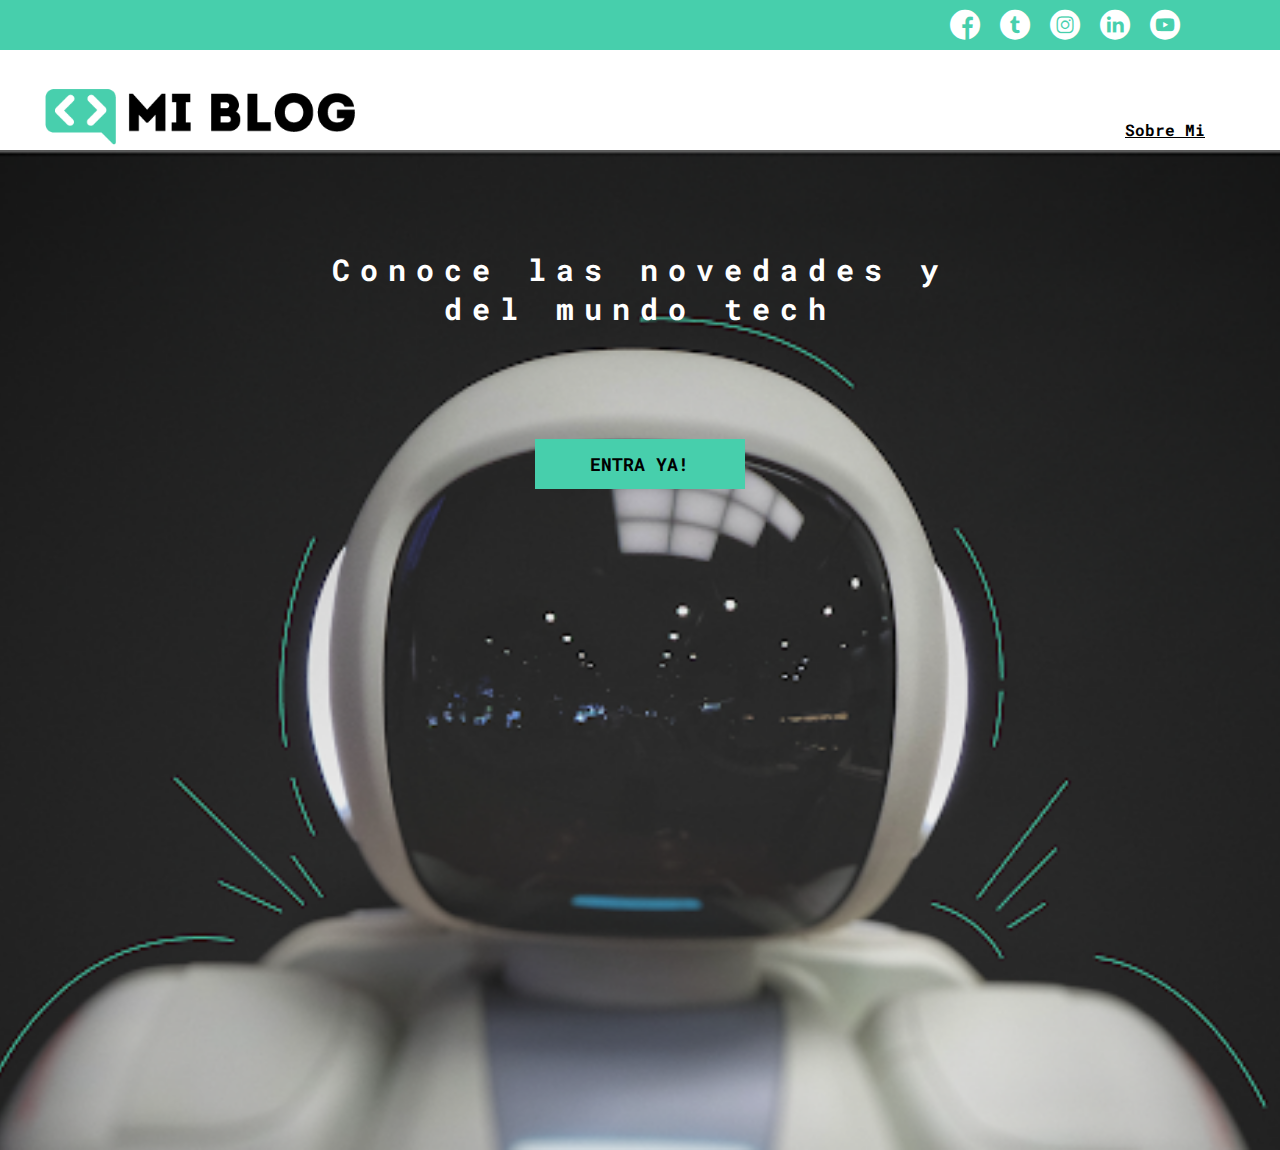
<file: proyecto1/index.html>
<!DOCTYPE html>
<html lang="es">
<head>
    <meta charset="UTF-8">
    <meta http-equiv="X-UA-Compatible" content="IE=edge">
    <meta name="viewport" content="width=device-width, initial-scale=1.0">
    <link rel="stylesheet" href="css/main.css">
    <link rel="stylesheet" href="css/font/flaticon.css">
    <title>Mi Blog</title>
</head>
<body>
    <header>
        <section class="header-icons-container">
            <div class="icons">
                <a href="https://www.facebook.com/profile.php?id=100006372737853"></a> <span class="flaticon-001-facebook"> </span></a>
                <a href="https://twitter.com/vuconichian"></a> <span class="flaticon-002-twitter"> </span> </a>
                <a href="https://instagram.com/vuconichian_/"></a> <span class="flaticon-011-instagram"> </span></a>
                <a href="https://www.linkedin.com/in/ian-vuconich-253535217/"></a> <span class="flaticon-010-linkedin"></span></a>
                <a href="https://www.youtube.com/channel/UCxnwk6nw4NCiTU5Xu1p_KBQ"></a> <span class="flaticon-008-youtube"></span></a>
            </div>
        </section>
        <nav>
            <section class="nav-logo-container">
                <a href="/"> <img src="assets/img/Logo-negro.png" alt=""> </a>
            </section>
            <section class="profile-link">
            <div class="profile">
                <a href="perfil.html">Sobre Mi</a>
            </div>
            </section>
        </nav>
    </header>
    <main class="home-main">
        <section>
            <h1 class="home-main-text">Conoce las novedades y <br> del mundo tech</h1>
            <a class="home-main-button" href="blogs.html">Entra ya!</a>
        </section>
    </main>

</body>
</html>
</file>
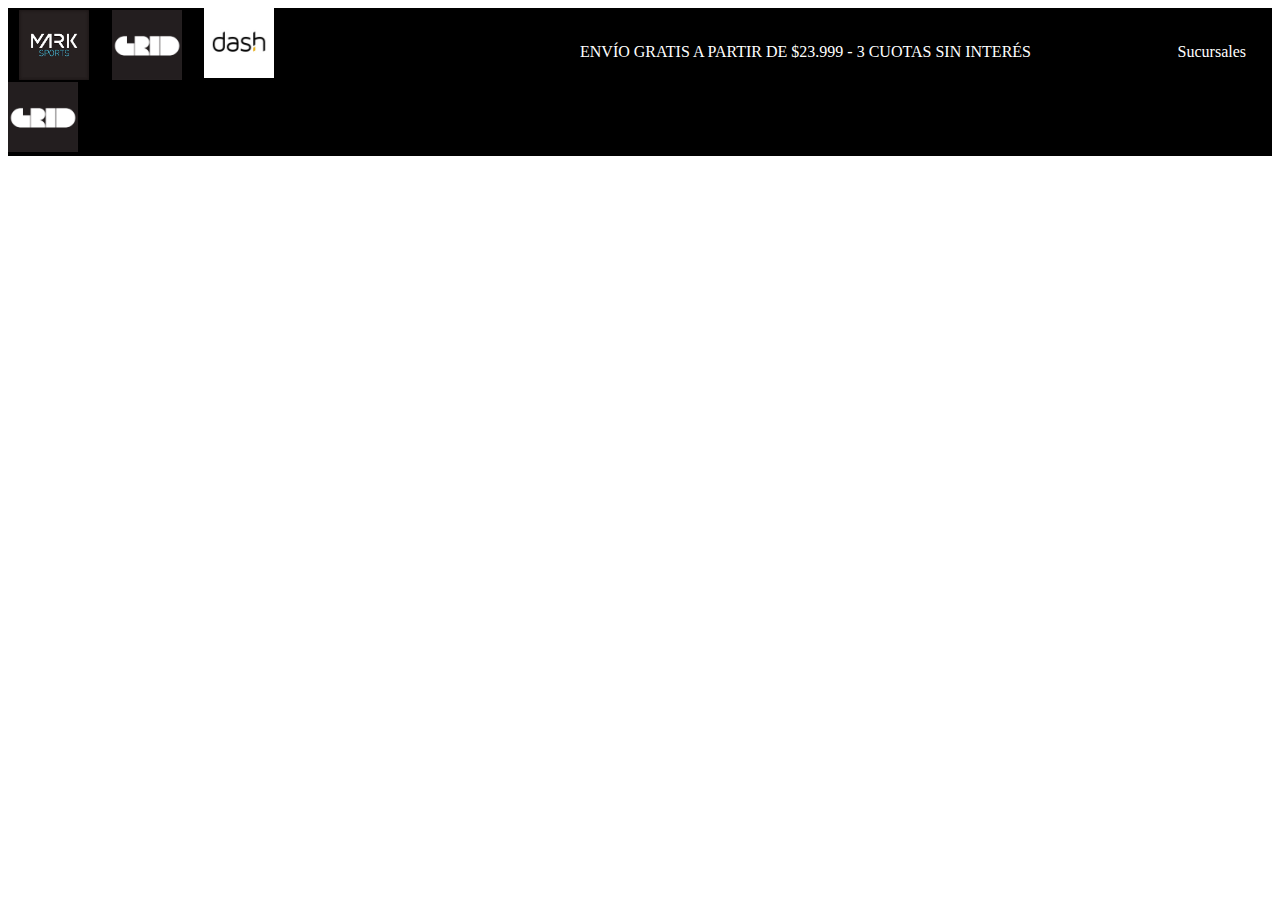
<file: Proyecto3/index.html>
<!DOCTYPE html>
<html lang="es">
<head>
    <meta charset="UTF-8">
    <meta http-equiv="X-UA-Compatible" content="IE=edge">
    <meta name="viewport" content="width=device-width, initial-scale=1.0">
    <title>Document</title>
    <link rel="stylesheet" href="/Proyecto3/css/main.css">
</head>
<body>
    <header>
        <section class="header-icons-container">
            <div class="icons">
                <a class="marksports" href=""><img class="marksports" 
                    src="/Proyecto3/assets/marksports.png" alt="marksports"> </a> 
                <a class="gridd" href=""><img class="gridd" 
                        src="/Proyecto3/assets/grid.png" alt="gridd"> </a>
                <a class="dash" href=""><img class="dash" 
                            src="/Proyecto3/assets/dash.jpg" alt="dash"> </a>
                <img> </img>
                <p>ENVÍO GRATIS A PARTIR DE $23.999 - 3 CUOTAS SIN INTERÉS</p>
                <a class="Sucursls" href="">Sucursales</a>
            </div>
            <div class="search-container">
                <a class="gridd" href=""><img class="gridd" 
                    src="/Proyecto3/assets/grid.png" alt="gridd"> </a>
                    
            </div>
        </section>
    </header>
</body>
</html>
</file>
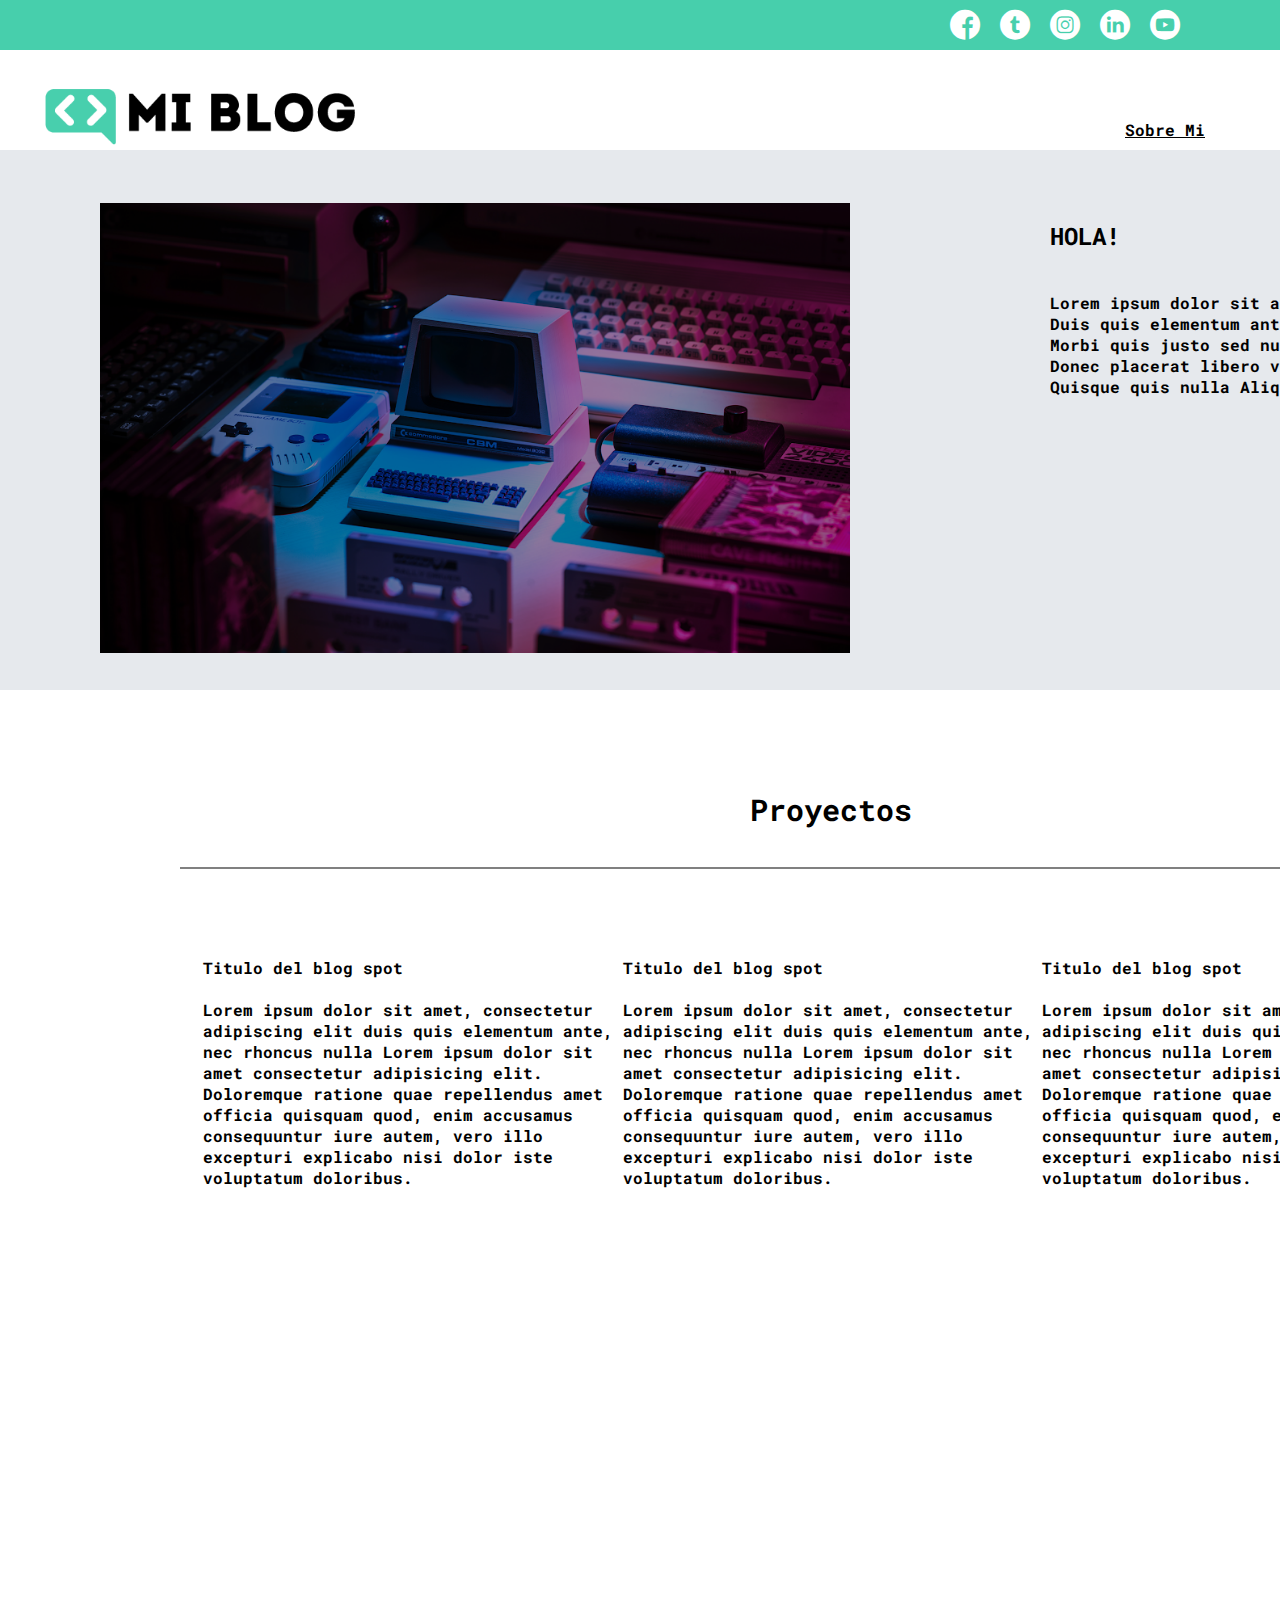
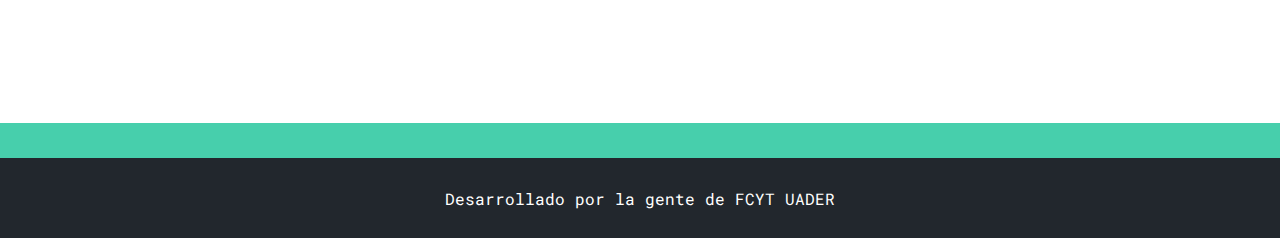
<file: proyecto1/blog.html>
<!DOCTYPE html>
<html lang="es">
<head>
    <meta charset="UTF-8">
    <meta http-equiv="X-UA-Compatible" content="IE=edge">
    <meta name="viewport" content="width=device-width, initial-scale=1.0">
    <link rel="stylesheet" href="css/main.css">
    <link rel="stylesheet" href="css/font/flaticon.css">
    <title>blog</title>
</head>
<body>
    <header>
        <section class= "header-icons-container">
            <div class="icons">
                <a href="https://www.facebook.com/profile.php?id=100006372737853"></a> <span class="flaticon-001-facebook"> </span></a>
                <a href="https://twitter.com/vuconichian"></a> <span class="flaticon-002-twitter"> </span> </a>
                <a href="https://instagram.com/vuconichian_/"></a> <span class="flaticon-011-instagram"> </span></a>
                <a href="https://www.linkedin.com/in/ian-vuconich-253535217/"></a> <span class="flaticon-010-linkedin"></span></a>
                <a href="https://www.youtube.com/channel/UCxnwk6nw4NCiTU5Xu1p_KBQ"></a> <span class="flaticon-008-youtube"></span></a>
            </div>
        </section>
        <nav>
            <section class="nav-logo-container">
                <a href="/"> <img src="assets/img/Logo-negro.png"></a>
            </section>
            <section class="profile-link">
            <div class="profile">
                <a href="perfil.html">Sobre Mi</a>
            </div>
            </section>
        </nav>
    </header>
    <main class="blog-main">
        <section class="big-box-container-blog">
            <h2 class="Titulo-del-big-box">HOLA!</h2>
            <p class="Texto-del-big-box">Lorem ipsum dolor sit amet, consectetur adipiscing elit.
                <br> Duis quis elementum ante, nec rhoncus nulla.
                <br> Morbi quis justo sed nunc ullamcorper sodales a tempor <br> Donec placerat libero vel 
                dui accumsan elementum. 
                <br> Quisque quis nulla Aliquam a turpis a urna fermentum.
            <div class="photo-big-box-blog">
                <img src="assets/img/main-news-img.png">
            </div> 
        </section>
        <h3 class="titulo-blog-post-container">Proyectos</h3>
        <hr width="1300px"  color="grey">
        <section class="blog-post-container">
            <div class="grid-container-blog">
                <article class="post-container">
                    <p>Titulo del blog spot <br> <br> Lorem ipsum dolor sit amet, consectetur adipiscing elit
                        duis quis elementum ante, nec rhoncus nulla Lorem ipsum dolor sit <br> amet consectetur 
                        adipisicing elit. Doloremque ratione quae repellendus amet officia quisquam quod, enim accusamus
                        consequuntur iure autem, vero illo <br> excepturi explicabo nisi dolor iste voluptatum doloribus.</p>
                </article>
                <article class="post-container">
                    <p>Titulo del blog spot <br> <br> Lorem ipsum dolor sit amet, consectetur adipiscing elit
                        duis quis elementum ante, nec rhoncus nulla Lorem ipsum dolor sit <br> amet consectetur 
                        adipisicing elit. Doloremque ratione quae repellendus amet officia quisquam quod, enim accusamus
                        consequuntur iure autem, vero illo <br> excepturi explicabo nisi dolor iste voluptatum doloribus.</p>
                </article>
                <article class="post-container">
                    <p>Titulo del blog spot <br> <br> Lorem ipsum dolor sit amet, consectetur adipiscing elit
                        duis quis elementum ante, nec rhoncus nulla Lorem ipsum dolor sit <br> amet consectetur 
                        adipisicing elit. Doloremque ratione quae repellendus amet officia quisquam quod, enim accusamus
                        consequuntur iure autem, vero illo <br> excepturi explicabo nisi dolor iste voluptatum doloribus.</p>
                </article>
            </div>
        </section>
    </main>
    <footer>
        <p>Desarrollado por la gente de FCYT UADER </p>
    </footer>
</file>
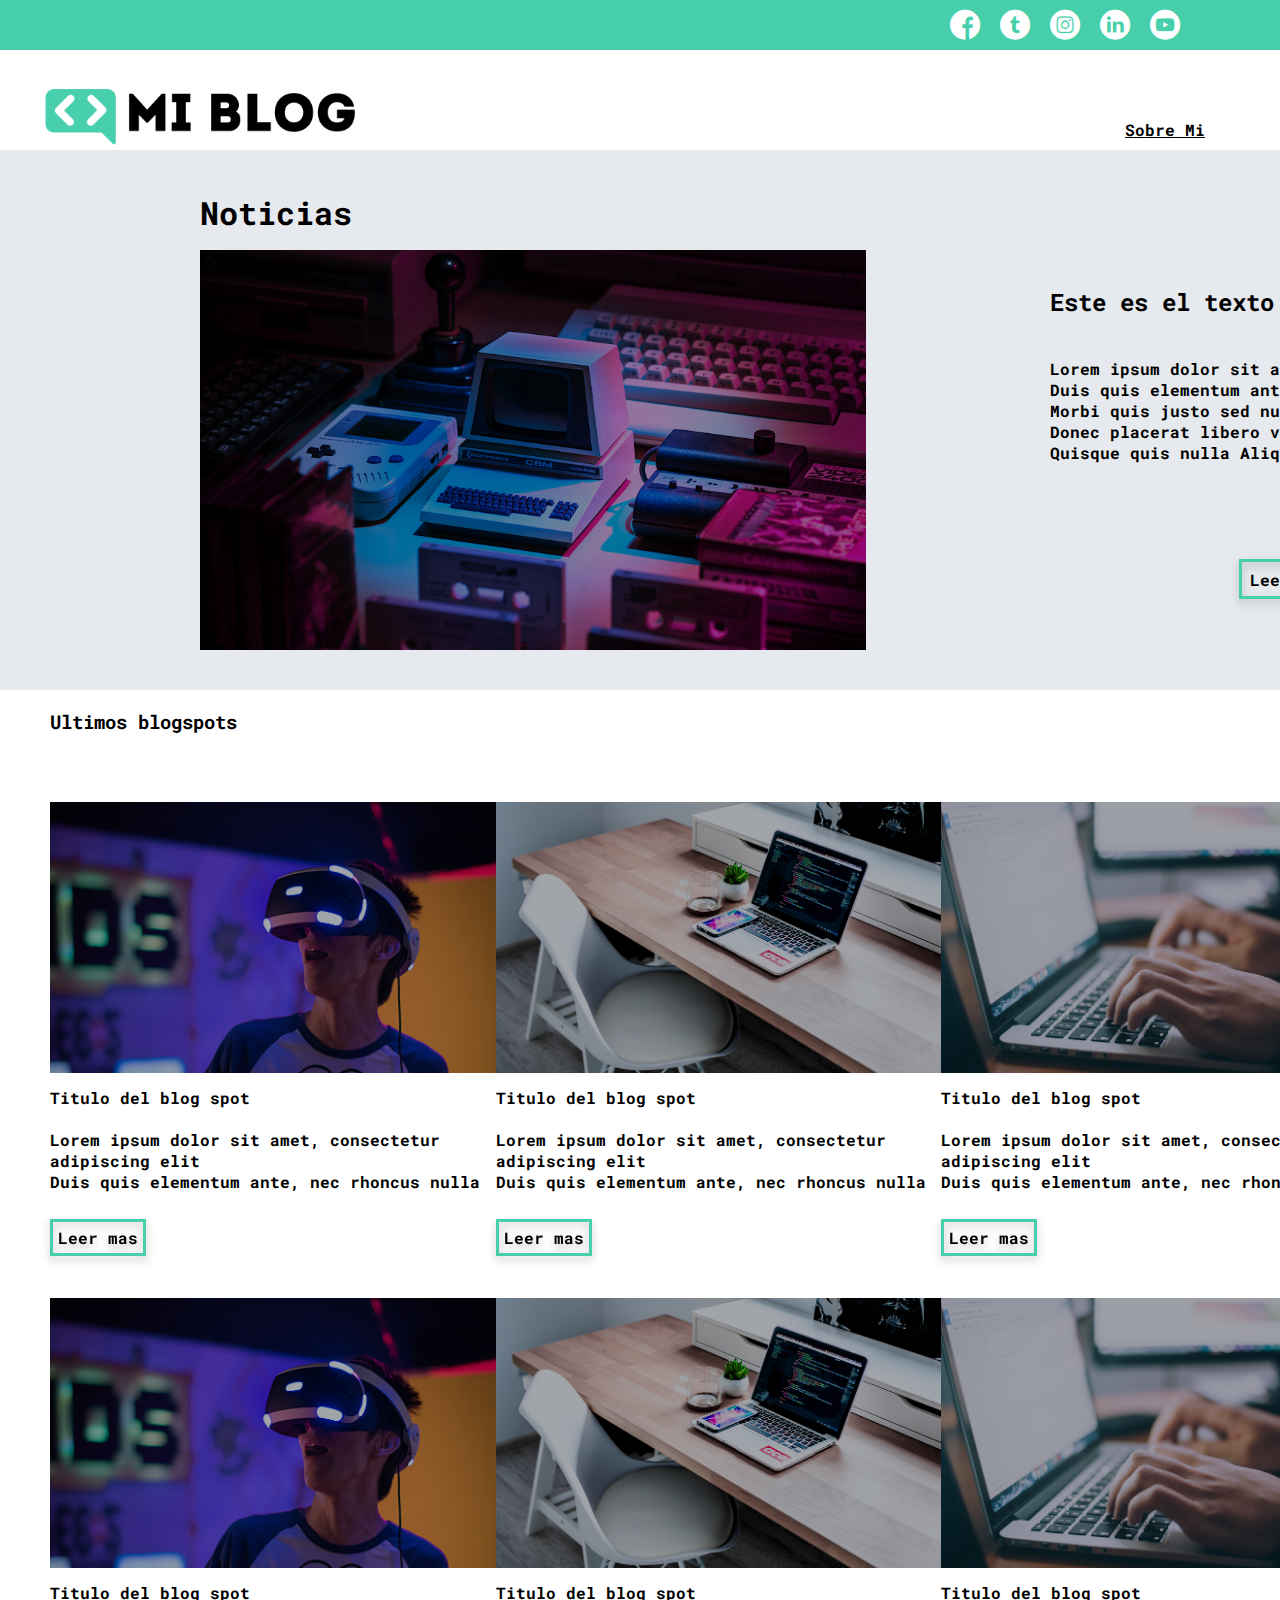
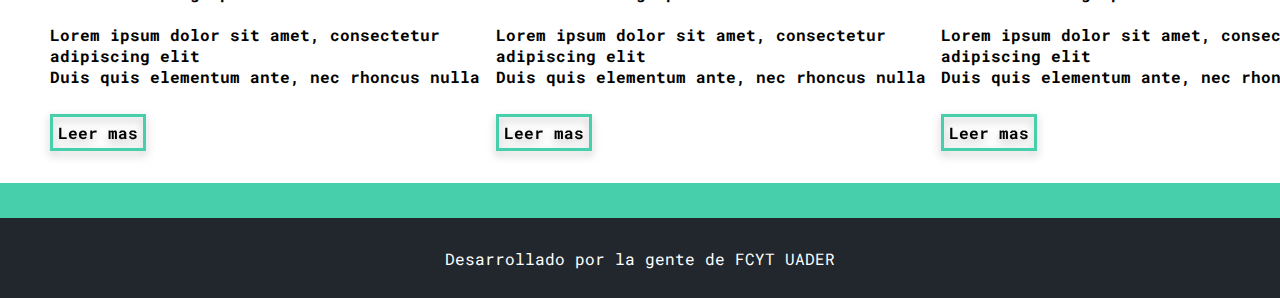
<file: proyecto1/blogs.html>
<!DOCTYPE html>
<html lang="es">
<head>
    <meta charset="UTF-8">
    <meta http-equiv="X-UA-Compatible" content="IE=edge">
    <meta name="viewport" content="width=device-width, initial-scale=1.0">
    <link rel="stylesheet" href="css/main.css">
    <link rel="stylesheet" href="css/font/flaticon.css">
    <title>blogs</title>
</head>
<body>
    <header>
        <section class= "header-icons-container">
            <div class="icons">
                <a href="https://www.facebook.com/profile.php?id=100006372737853"></a> <span class="flaticon-001-facebook"> </span></a>
                <a href="https://twitter.com/vuconichian"></a> <span class="flaticon-002-twitter"> </span> </a>
                <a href="https://instagram.com/vuconichian_/"></a> <span class="flaticon-011-instagram"> </span></a>
                <a href="https://www.linkedin.com/in/ian-vuconich-253535217/"></a> <span class="flaticon-010-linkedin"></span></a>
                <a href="https://www.youtube.com/channel/UCxnwk6nw4NCiTU5Xu1p_KBQ"></a> <span class="flaticon-008-youtube"></span></a>
            </div>
        </section>
        <nav>
            <section class="nav-logo-container">
                <a href="/"> <img src="assets/img/Logo-negro.png"></a>
            </section>
            <section class="profile-link">
            <div class="profile">
                <a href="perfil.html">Sobre Mi</a>
            </div>
            </section>
        </nav>
    </header>
    <main class="blogs-main">
        <section class="big-box-container">
            <h1 class="Titulo-principal-del-big-box">Noticias</h1>
            <h2 class="Titulo-del-big-box">Este es el texto de la bigbox</h2>
            <p class="Texto-del-big-box">Lorem ipsum dolor sit amet, consectetur adipiscing elit.<br> Duis quis elementum ante, nec rhoncus nulla.
            <br> Morbi quis justo sed nunc ullamcorper sodales a tempor <br>Donec placerat libero vel dui accumsan elementum. <br> Quisque quis nulla Aliquam a turpis a urna fermentum.
            </p>
            <div class="minibox-in-box-container"></div> 
            <a class="big-box-button" href="blog.html">Leer mas</a>
            <div class="photo-big-box">
                <img src="assets/img/main-news-img.png">
            </div> 
        </section>
        <section class="blogs-post-container">
            <h3>Ultimos blogspots</h3>
            <div class="grid-container">
                <article class="post-container">
                    <img src="assets/img/post-1.png" alt="post1">
                    <p>Titulo del blog spot <br> <br> Lorem ipsum dolor sit amet, consectetur adipiscing elit<br>Duis quis elementum ante, nec rhoncus nulla</p>
                    <a class="mini-blogs-button" href="blog.html">Leer mas</a>
                </article>
                <article class="post-container">
                    <img src="assets/img/post-2.png" alt="post2">
                    <p>Titulo del blog spot <br> <br> Lorem ipsum dolor sit amet, consectetur adipiscing elit<br>Duis quis elementum ante, nec rhoncus nulla</p>
                    <a class="mini-blogs-button" href="blog.html">Leer mas</a>
                </article>
                <article class="post-container">
                    <img src="assets/img/post-3.png" alt="post3">
                    <p>Titulo del blog spot <br> <br> Lorem ipsum dolor sit amet, consectetur adipiscing elit<br>Duis quis elementum ante, nec rhoncus nulla</p>
                    <a class="mini-blogs-button" href="blog.html">Leer mas</a>
                </article>
                <article class="post-container">
                    <img src="assets/img/post-1.png" alt="post1">
                    <p>Titulo del blog spot <br> <br> Lorem ipsum dolor sit amet, consectetur adipiscing elit<br>Duis quis elementum ante, nec rhoncus nulla</p>
                    <a class="mini-blogs-button" href="blog.html">Leer mas</a>
                </article>
                <article class="post-container">
                    <img src="assets/img/post-2.png" alt="post2">
                    <p>Titulo del blog spot <br> <br> Lorem ipsum dolor sit amet, consectetur adipiscing elit<br>Duis quis elementum ante, nec rhoncus nulla</p>
                    <a class="mini-blogs-button" href="blog.html">Leer mas</a>
                </article>
                <article class="post-container">
                    <img src="assets/img/post-3.png" alt="post3">
                    <p>Titulo del blog spot <br> <br> Lorem ipsum dolor sit amet, consectetur adipiscing elit<br>Duis quis elementum ante, nec rhoncus nulla</p>
                    <a class="mini-blogs-button" href="blog.html">Leer mas</a>
                </article>
            </div>
        </section>
    </main>
    <footer>
        <p>Desarrollado por la gente de FCYT UADER </p>
    </footer>



</body>
</html>
</file>
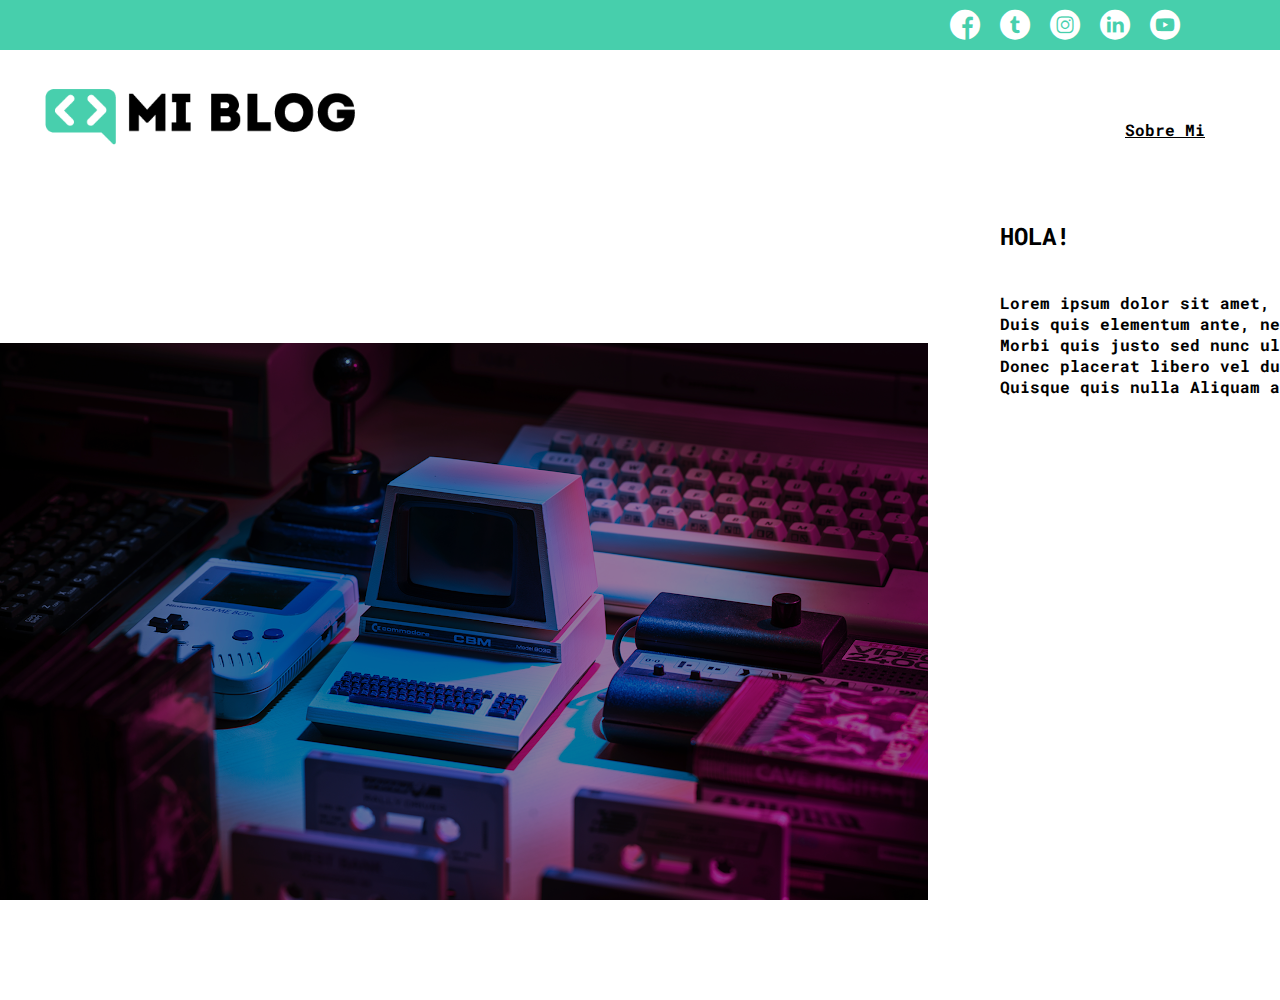
<file: proyecto1/perfil.html>
<!DOCTYPE html>
<html lang="es">
<head>
    <meta charset="UTF-8">
    <meta http-equiv="X-UA-Compatible" content="IE=edge">
    <meta name="viewport" content="width=device-width, initial-scale=1.0">
    <link rel="stylesheet" href="css/main.css">
    <link rel="stylesheet" href="css/font/flaticon.css">
    <title>blogs</title>
</head>
<body>
    <header>
        <section class= "header-icons-container">
            <div class="icons">
                <a href="https://www.facebook.com/profile.php?id=100006372737853"></a> <span class="flaticon-001-facebook"> </span></a>
                <a href="https://twitter.com/vuconichian"></a> <span class="flaticon-002-twitter"> </span> </a>
                <a href="https://instagram.com/vuconichian_/"></a> <span class="flaticon-011-instagram"> </span></a>
                <a href="https://www.linkedin.com/in/ian-vuconich-253535217/"></a> <span class="flaticon-010-linkedin"></span></a>
                <a href="https://www.youtube.com/channel/UCxnwk6nw4NCiTU5Xu1p_KBQ"></a> <span class="flaticon-008-youtube"></span></a>
            </div>
        </section>
        <nav>
            <section class="nav-logo-container">
                <a href="/"> <img src="assets/img/Logo-negro.png"></a>
            </section>
            <section class="profile-link">
            <div class="profile">
                <a href="perfil.html">Sobre Mi</a>
            </div>
            </section>
        </nav>
    </header>
    <main class="blog-main">
        <section class="big-box-container-perfil">
            <h2 class="Titulo-del-big-box">HOLA!</h2>
            <p class="Texto-del-big-box">Lorem ipsum dolor sit amet, consectetur adipiscing elit.<br> Duis quis elementum ante, nec rhoncus nulla.
            <br> Morbi quis justo sed nunc ullamcorper sodales a tempor <br>Donec placerat libero vel dui accumsan elementum. <br> Quisque quis nulla Aliquam a turpis a urna fermentum.
            <div class="photo-big-box-perfil">
                <img src="assets/img/main-news-img.png">
            </div> 
        </section>
</file>
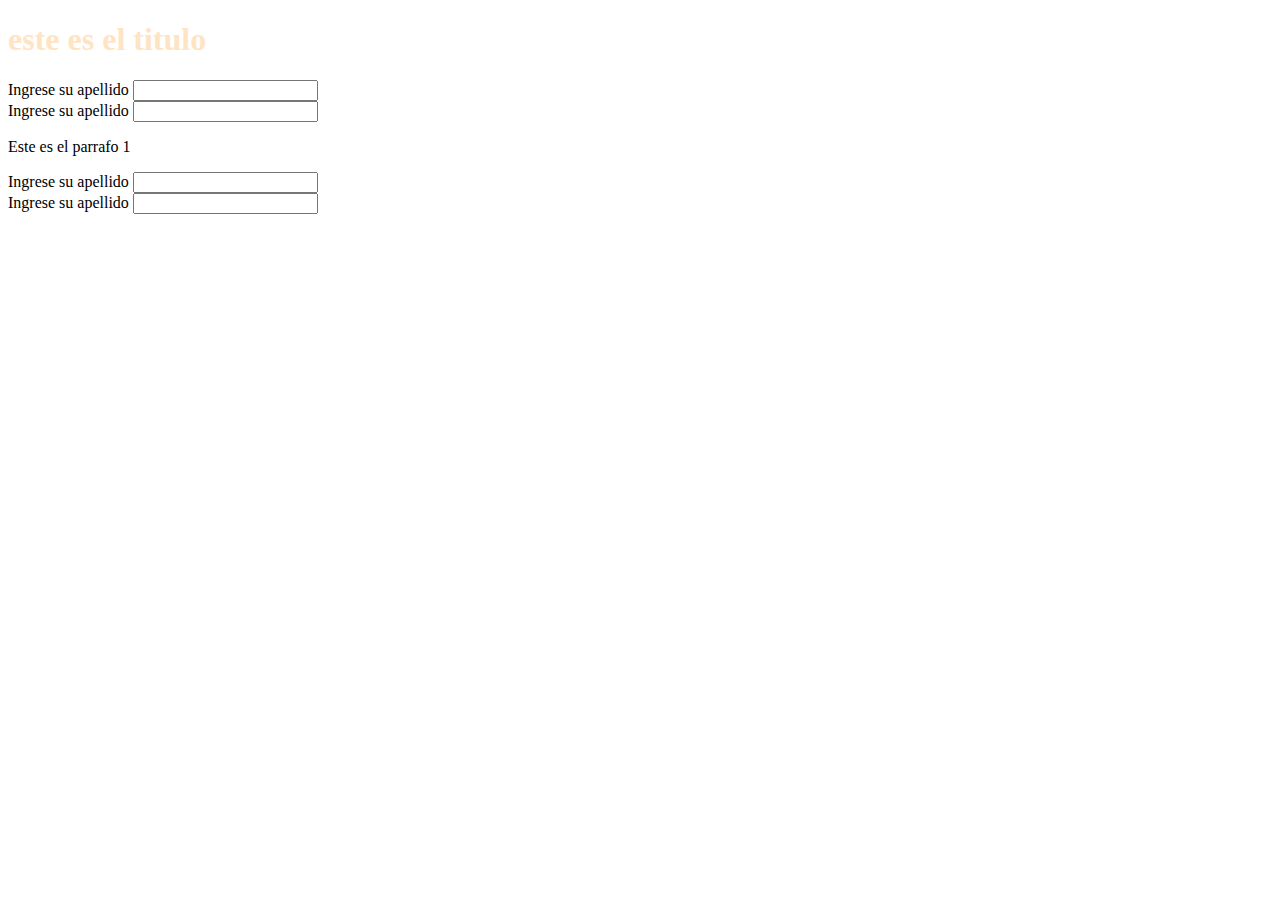
<file: proyecto1/intro/index1.html>
<!DOCTYPE html>
<html lang="es">
<head>
    <meta charset="UTF-8">
    <meta http-equiv="X-UA-Compatible" content="IE=edge">
    <meta name="viewport" content="width=device-width, initial-scale=1.0">
    <title>Clase 1</title>
    <link rel="stylesheet" href="estilos.css">
</head>
<body>
    <h1>este es el titulo</h1>
    <form action="">
        <span>Ingrese su apellido</span>
        <label for="nombre">
            <input type="text" id= "nombre">
        </label>
    </form>
    <form action="">
        <span>Ingrese su apellido</span>
        <label for="nombre">
            <input type="text" id= "nombre">
        </label>
    </form>
    <p class="parrafo1"> Este es el parrafo 1</p>
    <form action="">
        <span>Ingrese su apellido</span>
        <label for="nombre">
            <input type="text" id= "nombre">
        </label>
    </form>
    <form action="">
        <span>Ingrese su apellido</span>
        <label for="nombre">
            <input type="text" id= "nombre">
        </label>
    </form>
</body>
</html>
</file>
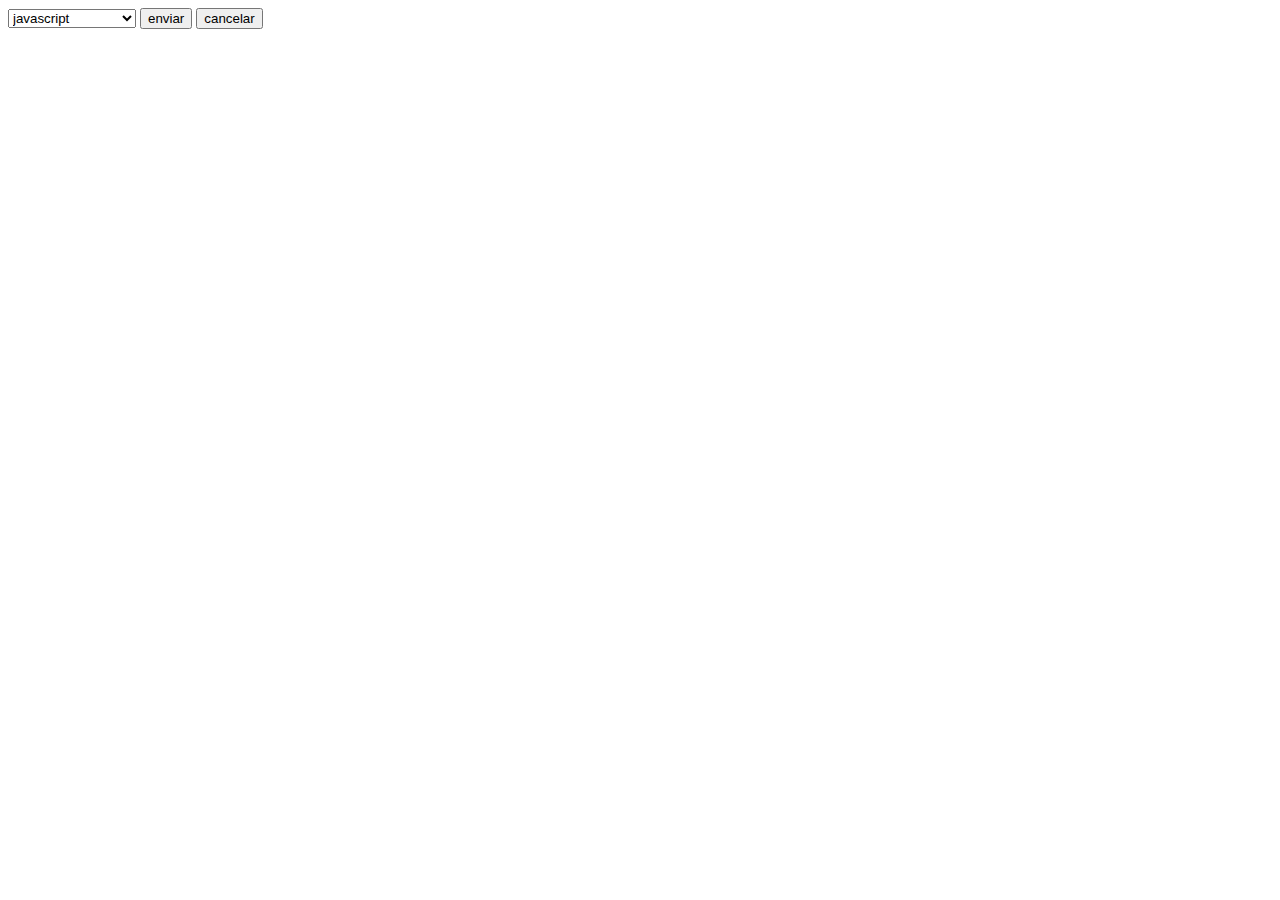
<file: proyecto1/intro/index2.html>
<!DOCTYPE html>
<link rel="stylesheet" type="text/css" href="estilos.css" media="all"/>
<html lang="en">
<head>
    <meta charset="UTF-8">
    <meta http-equiv="X-UA-Compatible" content="IE=edge">
    <meta name="viewport" content="width=device-width, initial-scale=1.0">
    <title>Document</title>
</head>
<body>
    <main>
        <select name="cursos" id="#cursos">
            <option value="js">javascript</option>
            <option value="NODEJS">nodejs</option>
            <option value="HTML5">html5</option>
            <option value="CSS">CSS3</option>
            <option value="WSTANDARS">WEB STANDARS</option>
        </select>
        <button type="submit"> enviar</button>
        <button type="submit"> cancelar</button>
    </main>
</body>
</html>
</file>
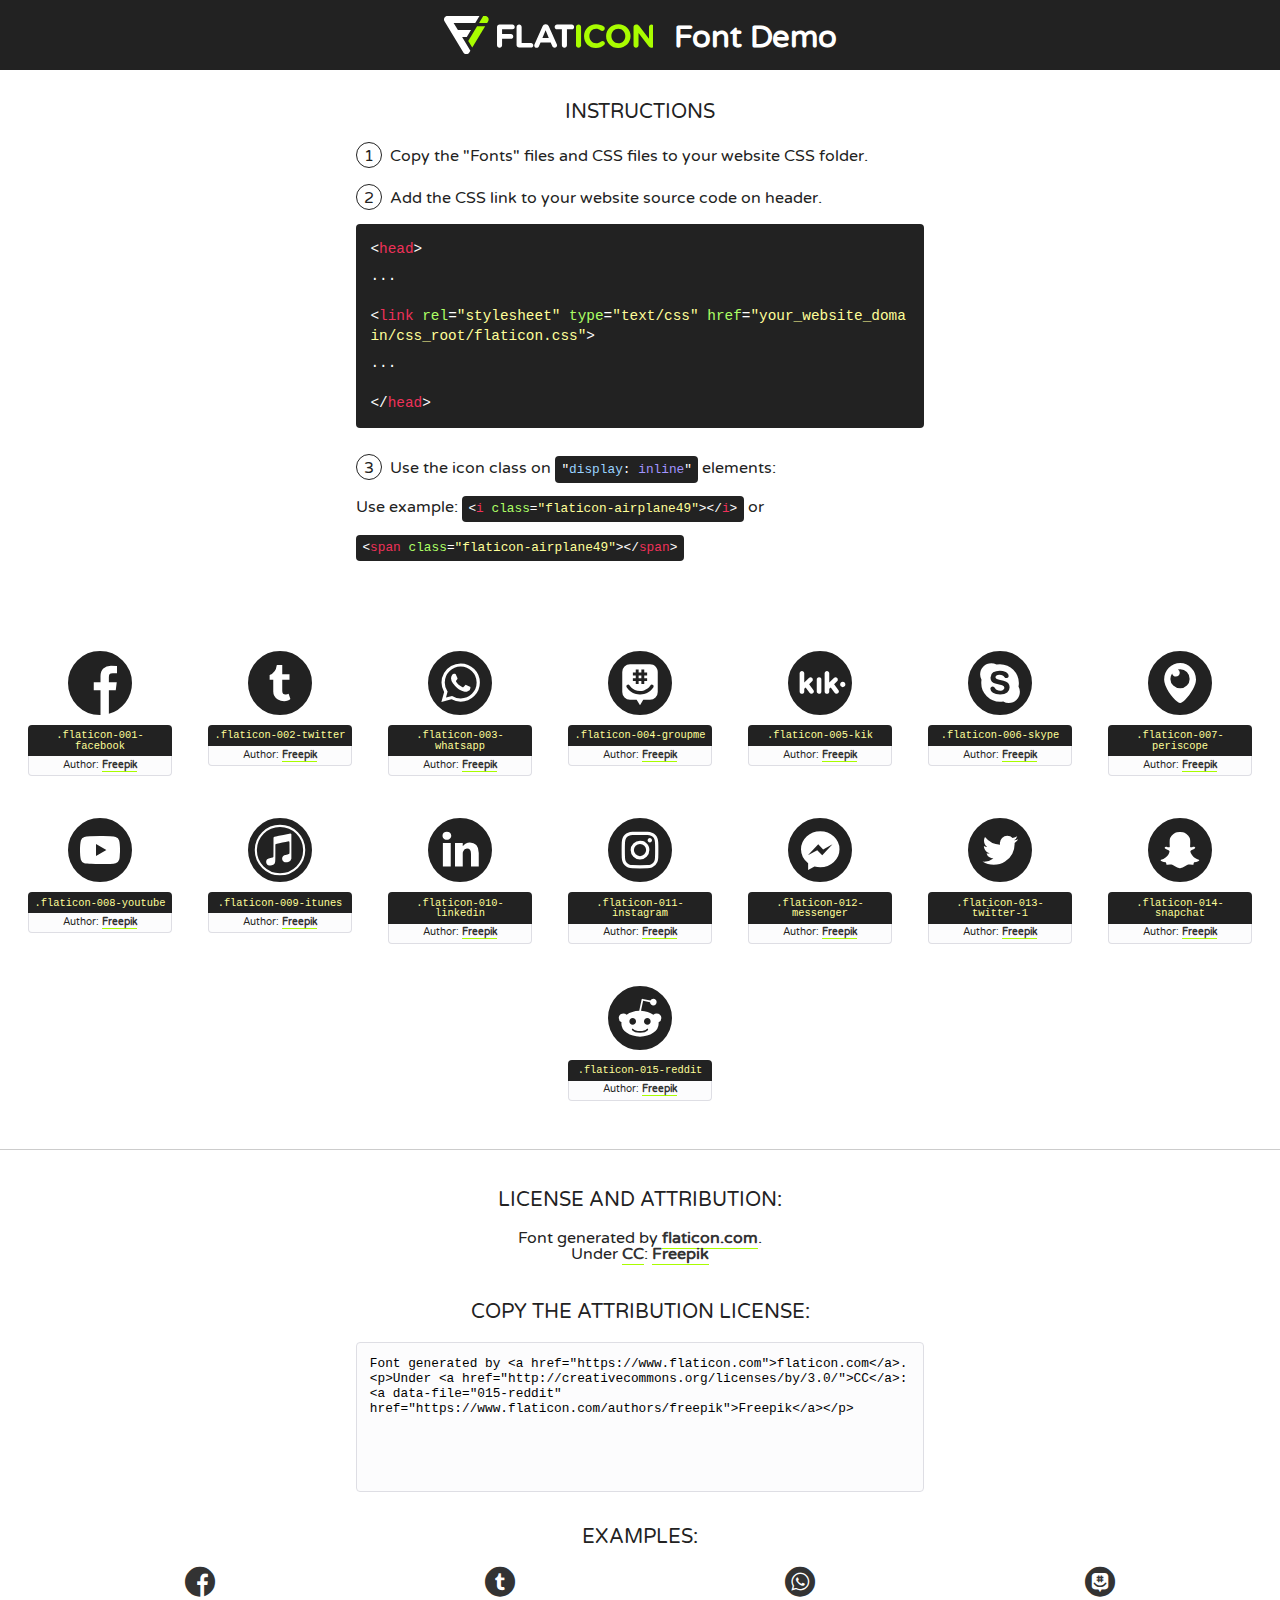
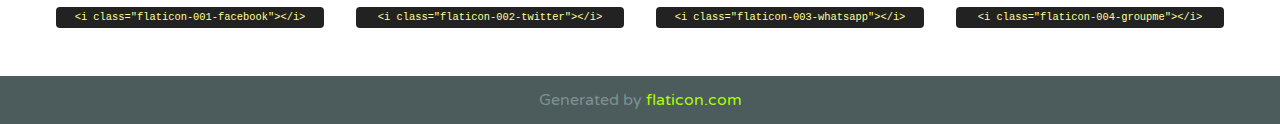
<file: proyecto1/css/font/flaticon.html>
<!DOCTYPE html>
<!--
  Flaticon icon font: Flaticon
  Creation date: 20/12/2018 09:27
-->
<html>
<!DOCTYPE html>
<html>

<head>
    <title>Flaticon WebFont</title>
    <link href="http://fonts.googleapis.com/css?family=Varela+Round" rel="stylesheet" type="text/css" />
    <link rel="stylesheet" type="text/css" href="flaticon.css">
    <meta charset="UTF-8">
    <style>
    html, body, div, span, applet, object, iframe,
    h1, h2, h3, h4, h5, h6, p, blockquote, pre,
    a, abbr, acronym, address, big, cite, code,
    del, dfn, em, img, ins, kbd, q, s, samp,
    small, strike, strong, sub, sup, tt, var,
    b, u, i, center,
    dl, dt, dd, ol, ul, li,
    fieldset, form, label, legend,
    table, caption, tbody, tfoot, thead, tr, th, td,
    article, aside, canvas, details, embed, 
    figure, figcaption, footer, header, hgroup, 
    menu, nav, output, ruby, section, summary,
    time, mark, audio, video {
        margin: 0;
        padding: 0;
        border: 0;
        font-size: 100%;
        font: inherit;
        vertical-align: baseline;
    }
    /* HTML5 display-role reset for older browsers */
    article, aside, details, figcaption, figure, 
    footer, header, hgroup, menu, nav, section {
        display: block;
    }
    body {
        line-height: 1;
    }
    ol, ul {
        list-style: none;
    }
    blockquote, q {
        quotes: none;
    }
    blockquote:before, blockquote:after,
    q:before, q:after {
        content: '';
        content: none;
    }
    table {
        border-collapse: collapse;
        border-spacing: 0;
    }
    body {
        font-family: 'Varela Round', Helvetica, Arial, sans-serif;
        font-size: 16px;
        color: #222;
    }
    a {
        color: #333;
        border-bottom: 1px solid #a9fd00;
        font-weight: bold;
        text-decoration: none;
    }
    * {
        -moz-box-sizing: border-box;
        -webkit-box-sizing: border-box;
        box-sizing: border-box;
        margin: 0;
        padding: 0;
    }
    [class^="flaticon-"]:before, [class*=" flaticon-"]:before, [class^="flaticon-"]:after, [class*=" flaticon-"]:after {
        font-family: Flaticon;
        font-size: 30px;
        font-style: normal;
        margin-left: 20px;
        color: #333;
    }
    .wrapper {
        max-width: 600px;
        margin: auto;
        padding: 0 1em;
    }
    .title {
        font-size: 1.25em;
        text-align: center;
        margin-bottom: 1em;
        text-transform: uppercase;
    }
    header {
        text-align: center;
        background-color: #222;
        color: #fff;
        padding: 1em;
    }
    header .logo {
        width: 210px;
        height: 38px;
        display: inline-block;
        vertical-align: middle;
        margin-right: 1em;
        border: none;
    }
    header strong {
        font-size: 1.95em;
        font-weight: bold;
        vertical-align: middle;
        margin-top: 5px;
        display: inline-block;
    }
    .demo {
        margin: 2em auto;
        line-height: 1.25em;
    }
    .demo ul li {
        margin-bottom: 1em;
    }
    .demo ul li .num {
        color: #222;
        border-radius: 20px;
        display: inline-block;
        width: 26px;
        padding: 3px;
        height: 26px;
        text-align: center;
        margin-right: 0.5em;
        border: 1px solid #222;
    }
    .demo ul li code {
        background-color: #222;
        border-radius: 4px;
        padding: 0.25em 0.5em;
        display: inline-block;
        color: #fff;
        font-family: Consolas,Monaco,Lucida Console,Liberation Mono,DejaVu Sans Mono,Bitstream Vera Sans Mono,Courier New, monospace;
        font-weight: lighter;
        margin-top: 1em;
        font-size: 0.8em;
        word-break: break-all;
    }
    .demo ul li code.big {
        padding: 1em;
        font-size: 0.9em;
    }
    .demo ul li code .red {
        color: #EF3159;
    }
    .demo ul li code .green {
        color: #ACFF65;
    }
    .demo ul li code .yellow {
        color: #FFFF99;
    }
    .demo ul li code .blue {
        color: #99D3FF;
    }
    .demo ul li code .purple {
        color: #A295FF;
    }
    .demo ul li code .dots {
        margin-top: 0.5em;
        display: block;
    }
    #glyphs {
        border-bottom: 1px solid #ccc;
        padding: 2em 0;
        text-align: center;
    }
    .glyph {
        display: inline-block;
        width: 9em;
        margin: 1em;
        text-align: center;
        vertical-align: top;
        background: #FFF;
    }
    .glyph .glyph-icon {
        padding: 10px;
        display: block;
        font-family:"Flaticon";
        font-size: 64px;
        line-height: 1;
    }
    .glyph .glyph-icon:before {
        font-size: 64px;
        color: #222;
        margin-left: 0;
    }
    .class-name {
        font-size: 0.65em;
        background-color: #222;
        color: #fff;
        border-radius: 4px 4px 0 0;
        padding: 0.5em;
        color: #FFFF99;
        font-family: Consolas,Monaco,Lucida Console,Liberation Mono,DejaVu Sans Mono,Bitstream Vera Sans Mono,Courier New, monospace;
    }
    .author-name {
        font-size: 0.6em;
        background-color: #fcfcfd;
        border: 1px solid #DEDEE4;
        border-top: 0;
        border-radius: 0 0 4px 4px;
        padding: 0.5em;
    }
    .class-name:last-child {
        font-size: 10px;
        color:#888;
    }
    .class-name:last-child a {
        font-size: 10px;
        color:#555;
    }
    .class-name:last-child a:hover {
        color:#a9fd00;
    }
    .glyph > input {
        display: block;
        width: 100px;
        margin: 5px auto;
        text-align: center;
        font-size: 12px;
        cursor: text;
    }
    .glyph > input.icon-input {
        font-family:"Flaticon";
        font-size: 16px;
        margin-bottom: 10px;
    }
    .attribution .title {
        margin-top: 2em;
    }
    .attribution textarea {
        background-color: #fcfcfd;
        padding: 1em;
        border: none;
        box-shadow: none;
        border: 1px solid #DEDEE4;
        border-radius: 4px;
        resize: none;
        width: 100%;
        height: 150px;
        font-size: 0.8em;
        font-family: Consolas,Monaco,Lucida Console,Liberation Mono,DejaVu Sans Mono,Bitstream Vera Sans Mono,Courier New, monospace;
        -webkit-appearance: none;
    }
    .iconsuse {
        margin: 2em auto;
        text-align: center;
        max-width: 1200px;
    }
    .iconsuse:after {
        content: '';
        display: table;
        clear: both;
    }
    .iconsuse .image {
        float: left;
        width: 25%;
        padding: 0 1em;
    }
    .iconsuse .image p {
        margin-bottom: 1em;
    }
    .iconsuse .image span {
        display: block;
        font-size: 0.65em;
        background-color: #222;
        color: #fff;
        border-radius: 4px;
        padding: 0.5em;
        color: #FFFF99;
        margin-top: 1em;
        font-family: Consolas,Monaco,Lucida Console,Liberation Mono,DejaVu Sans Mono,Bitstream Vera Sans Mono,Courier New, monospace;
    }
    #footer {
        text-align: center;
        background-color: #4C5B5C;
        color: #7c9192;
        padding: 1em;
    }
    #footer a {
        border: none;
        color: #a9fd00;
        font-weight: normal;
    }
    @media (max-width: 960px) {
        .iconsuse .image {
            width: 50%;
        }
    }
    @media (max-width: 560px) {
        .iconsuse .image {
            width: 100%;
        }
    }
    </style>
</head>

<body class="characters-off">

    <header>
        <a href="https://www.flaticon.com" target="_blank" class="logo">
            <svg version="1.1" xmlns="http://www.w3.org/2000/svg" xmlns:xlink="http://www.w3.org/1999/xlink" xmlns:a="http://ns.adobe.com/AdobeSVGViewerExtensions/3.0/" viewBox="0 0 560.875 102.036" enable-background="new 0 0 560.875 102.036" xml:space="preserve">
                <defs>
                </defs>
                <g>
                    <g class="letters">
                        <path fill="#ffffff" d="M141.596,29.675c0-3.777,2.985-6.767,6.764-6.767h34.438c3.426,0,6.15,2.728,6.15,6.15
                        c0,3.43-2.724,6.149-6.15,6.149h-27.674v13.091h23.719c3.429,0,6.151,2.724,6.151,6.15c0,3.43-2.723,6.149-6.151,6.149h-23.719
                        v17.574c0,3.773-2.986,6.761-6.764,6.761c-3.779,0-6.764-2.989-6.764-6.761V29.675z"></path>
                        <path fill="#ffffff" d="M193.844,29.149c0-3.781,2.985-6.767,6.764-6.767c3.776,0,6.763,2.985,6.763,6.767v42.957h25.039
                        c3.426,0,6.149,2.726,6.149,6.153c0,3.425-2.723,6.15-6.149,6.15h-31.802c-3.779,0-6.764-2.986-6.764-6.768V29.149z"></path>
                        <path fill="#ffffff" d="M241.891,75.71l21.438-48.407c1.492-3.341,4.215-5.357,7.906-5.357h0.792
                        c3.686,0,6.323,2.017,7.815,5.357l21.439,48.407c0.436,0.967,0.701,1.845,0.701,2.723c0,3.602-2.809,6.501-6.414,6.501
                        c-3.161,0-5.269-1.845-6.499-4.655l-4.132-9.661h-27.059l-4.301,10.102c-1.144,2.631-3.426,4.214-6.237,4.214
                        c-3.517,0-6.24-2.81-6.24-6.325C241.1,77.64,241.451,76.677,241.891,75.71z M279.932,58.666l-8.521-20.297l-8.526,20.297H279.932
                        z"></path>
                        <path fill="#ffffff" d="M314.864,35.387H301.86c-3.429,0-6.239-2.813-6.239-6.238c0-3.429,2.811-6.24,6.239-6.24h39.533
                        c3.426,0,6.237,2.811,6.237,6.24c0,3.425-2.811,6.238-6.237,6.238h-13.001v42.785c0,3.773-2.99,6.761-6.764,6.761
                        c-3.779,0-6.764-2.989-6.764-6.761V35.387z"></path>
                        <path fill="#A9FD00" d="M352.615,29.149c0-3.781,2.985-6.767,6.767-6.767c3.774,0,6.761,2.985,6.761,6.767v49.024
                        c0,3.773-2.987,6.761-6.761,6.761c-3.781,0-6.767-2.989-6.767-6.761V29.149z"></path>
                        <path fill="#A9FD00" d="M374.132,53.836v-0.179c0-17.481,13.178-31.801,32.065-31.801c9.22,0,15.459,2.458,20.557,6.238
                        c1.402,1.054,2.637,2.985,2.637,5.357c0,3.692-2.985,6.59-6.681,6.59c-1.845,0-3.071-0.702-4.044-1.319
                        c-3.776-2.813-7.729-4.393-12.562-4.393c-10.364,0-17.831,8.611-17.831,19.154v0.173c0,10.542,7.291,19.329,17.831,19.329
                        c5.715,0,9.492-1.756,13.359-4.834c1.049-0.874,2.458-1.491,4.039-1.491c3.429,0,6.325,2.813,6.325,6.236
                        c0,2.106-1.056,3.78-2.282,4.834c-5.539,4.834-12.036,7.733-21.878,7.733C387.572,85.464,374.132,71.493,374.132,53.836z"></path>
                        <path fill="#A9FD00" d="M433.009,53.836v-0.179c0-17.481,13.79-31.801,32.766-31.801c18.981,0,32.592,14.143,32.592,31.628v0.173
                        c0,17.483-13.785,31.807-32.769,31.807C446.625,85.464,433.009,71.32,433.009,53.836z M484.224,53.836v-0.179
                        c0-10.539-7.725-19.326-18.626-19.326c-10.893,0-18.449,8.611-18.449,19.154v0.173c0,10.542,7.73,19.329,18.626,19.329
                        C476.676,72.986,484.224,64.378,484.224,53.836z"></path>
                        <path fill="#A9FD00" d="M506.233,29.321c0-3.774,2.99-6.763,6.767-6.763h1.401c3.252,0,5.183,1.583,7.029,3.953l26.093,34.265
                        V29.059c0-3.692,2.99-6.677,6.681-6.677c3.683,0,6.671,2.985,6.671,6.677v48.934c0,3.78-2.987,6.765-6.764,6.765h-0.436
                        c-3.257,0-5.188-1.581-7.034-3.953l-27.056-35.492v32.944c0,3.687-2.985,6.676-6.678,6.676c-3.683,0-6.673-2.989-6.673-6.676
                        V29.321z"></path>
                    </g>
                    <g class="insignia">
                        <path fill="#ffffff" d="M48.372,56.137h12.517l11.156-18.537H37.186L25.688,18.539h57.825L94.668,0H9.271
                        C5.925,0,2.842,1.801,1.198,4.716c-1.644,2.907-1.593,6.482,0.134,9.343l50.38,83.501c1.678,2.781,4.689,4.476,7.938,4.476
                        c3.246,0,6.257-1.695,7.935-4.476l2.898-4.804L48.372,56.137z"></path>
                        <g class="i">
                            <path fill="#A9FD00" d="M93.575,18.539h0.031v0.004l21.652,0.004l2.705-4.488c1.727-2.861,1.778-6.436,0.133-9.343
                            C116.454,1.801,113.371,0,110.026,0h-5.294L93.575,18.539z"></path>
                            <polygon fill="#A9FD00" points="88.291,27.356 64.725,66.486 75.519,84.404 109.942,27.356"></polygon>
                        </g>
                    </g>
                </g>
            </svg>
        </a>
        <strong>Font Demo</strong>
    </header>


    <section class="demo wrapper">

        <p class="title">Instructions</p>

        <ul>
            <li>
                <span class="num">1</span>Copy the "Fonts" files and CSS files to your website CSS folder.
            </li>
            <li>
                <span class="num">2</span>Add the CSS link to your website source code on header.
                <code class="big">
                    &lt;<span class="red">head</span>&gt;
                    <br/><span class="dots">...</span>
                    <br/>&lt;<span class="red">link</span> <span class="green">rel</span>=<span class="yellow">"stylesheet"</span> <span class="green">type</span>=<span class="yellow">"text/css"</span> <span class="green">href</span>=<span class="yellow">"your_website_domain/css_root/flaticon.css"</span>&gt;
                    <br/><span class="dots">...</span>
                    <br/>&lt;/<span class="red">head</span>&gt;
                </code>
            </li>

            <li>
                <p>
                    <span class="num">3</span>Use the icon class on <code>"<span class="blue">display</span>:<span class="purple"> inline</span>"</code> elements:
                    <br />
                    Use example: <code>&lt;<span class="red">i</span> <span class="green">class</span>=<span class="yellow">&quot;flaticon-airplane49&quot;</span>&gt;&lt;/<span class="red">i</span>&gt;</code> or <code>&lt;<span class="red">span</span> <span class="green">class</span>=<span class="yellow">&quot;flaticon-airplane49&quot;</span>&gt;&lt;/<span class="red">span</span>&gt;</code>
            </li>
        </ul>

    </section>




   <section id="glyphs">          
    
      
        <div class="glyph"><div class="glyph-icon flaticon-001-facebook"></div>
            <div class="class-name">.flaticon-001-facebook</div>
            <div class="author-name">Author: <a data-file="001-facebook" href="https://www.flaticon.com/authors/freepik">Freepik</a> </div> 
        </div>        
        
        <div class="glyph"><div class="glyph-icon flaticon-002-twitter"></div>
            <div class="class-name">.flaticon-002-twitter</div>
            <div class="author-name">Author: <a data-file="002-twitter" href="https://www.flaticon.com/authors/freepik">Freepik</a> </div> 
        </div>        
        
        <div class="glyph"><div class="glyph-icon flaticon-003-whatsapp"></div>
            <div class="class-name">.flaticon-003-whatsapp</div>
            <div class="author-name">Author: <a data-file="003-whatsapp" href="https://www.flaticon.com/authors/freepik">Freepik</a> </div> 
        </div>        
        
        <div class="glyph"><div class="glyph-icon flaticon-004-groupme"></div>
            <div class="class-name">.flaticon-004-groupme</div>
            <div class="author-name">Author: <a data-file="004-groupme" href="https://www.flaticon.com/authors/freepik">Freepik</a> </div> 
        </div>        
        
        <div class="glyph"><div class="glyph-icon flaticon-005-kik"></div>
            <div class="class-name">.flaticon-005-kik</div>
            <div class="author-name">Author: <a data-file="005-kik" href="https://www.flaticon.com/authors/freepik">Freepik</a> </div> 
        </div>        
        
        <div class="glyph"><div class="glyph-icon flaticon-006-skype"></div>
            <div class="class-name">.flaticon-006-skype</div>
            <div class="author-name">Author: <a data-file="006-skype" href="https://www.flaticon.com/authors/freepik">Freepik</a> </div> 
        </div>        
        
        <div class="glyph"><div class="glyph-icon flaticon-007-periscope"></div>
            <div class="class-name">.flaticon-007-periscope</div>
            <div class="author-name">Author: <a data-file="007-periscope" href="https://www.flaticon.com/authors/freepik">Freepik</a> </div> 
        </div>        
        
        <div class="glyph"><div class="glyph-icon flaticon-008-youtube"></div>
            <div class="class-name">.flaticon-008-youtube</div>
            <div class="author-name">Author: <a data-file="008-youtube" href="https://www.flaticon.com/authors/freepik">Freepik</a> </div> 
        </div>        
        
        <div class="glyph"><div class="glyph-icon flaticon-009-itunes"></div>
            <div class="class-name">.flaticon-009-itunes</div>
            <div class="author-name">Author: <a data-file="009-itunes" href="https://www.flaticon.com/authors/freepik">Freepik</a> </div> 
        </div>        
        
        <div class="glyph"><div class="glyph-icon flaticon-010-linkedin"></div>
            <div class="class-name">.flaticon-010-linkedin</div>
            <div class="author-name">Author: <a data-file="010-linkedin" href="https://www.flaticon.com/authors/freepik">Freepik</a> </div> 
        </div>        
        
        <div class="glyph"><div class="glyph-icon flaticon-011-instagram"></div>
            <div class="class-name">.flaticon-011-instagram</div>
            <div class="author-name">Author: <a data-file="011-instagram" href="https://www.flaticon.com/authors/freepik">Freepik</a> </div> 
        </div>        
        
        <div class="glyph"><div class="glyph-icon flaticon-012-messenger"></div>
            <div class="class-name">.flaticon-012-messenger</div>
            <div class="author-name">Author: <a data-file="012-messenger" href="https://www.flaticon.com/authors/freepik">Freepik</a> </div> 
        </div>        
        
        <div class="glyph"><div class="glyph-icon flaticon-013-twitter-1"></div>
            <div class="class-name">.flaticon-013-twitter-1</div>
            <div class="author-name">Author: <a data-file="013-twitter-1" href="https://www.flaticon.com/authors/freepik">Freepik</a> </div> 
        </div>        
        
        <div class="glyph"><div class="glyph-icon flaticon-014-snapchat"></div>
            <div class="class-name">.flaticon-014-snapchat</div>
            <div class="author-name">Author: <a data-file="014-snapchat" href="https://www.flaticon.com/authors/freepik">Freepik</a> </div> 
        </div>        
        
        <div class="glyph"><div class="glyph-icon flaticon-015-reddit"></div>
            <div class="class-name">.flaticon-015-reddit</div>
            <div class="author-name">Author: <a data-file="015-reddit" href="https://www.flaticon.com/authors/freepik">Freepik</a> </div> 
        </div>        
        

    </section>



    <section class="attribution wrapper"   style="text-align:center;">

      <div class="title">License and attribution:</div><div class="attrDiv">Font generated by <a href="https://www.flaticon.com">flaticon.com</a>. <div><p>Under <a href="http://creativecommons.org/licenses/by/3.0/">CC</a>: <a data-file="015-reddit" href="https://www.flaticon.com/authors/freepik">Freepik</a></p>  </div>
      </div>
      <div class="title">Copy the Attribution License:</div>

    <textarea onclick="this.focus();this.select();">Font generated by &lt;a href=&quot;https://www.flaticon.com&quot;&gt;flaticon.com&lt;/a&gt;. <p>Under <a href="http://creativecommons.org/licenses/by/3.0/">CC</a>: <a data-file="015-reddit" href="https://www.flaticon.com/authors/freepik">Freepik</a></p>  
     </textarea>

    </section>

    <section class="iconsuse">

          <div class="title">Examples:</div>            
             
            <div class="image">
                <p>
                    <i class="glyph-icon flaticon-001-facebook"></i> 
                    <span>&lt;i class=&quot;flaticon-001-facebook&quot;&gt;&lt;/i&gt;</span>
                </p>
            </div>
            
            <div class="image">
                <p>
                    <i class="glyph-icon flaticon-002-twitter"></i> 
                    <span>&lt;i class=&quot;flaticon-002-twitter&quot;&gt;&lt;/i&gt;</span>
                </p>
            </div>
            
            <div class="image">
                <p>
                    <i class="glyph-icon flaticon-003-whatsapp"></i> 
                    <span>&lt;i class=&quot;flaticon-003-whatsapp&quot;&gt;&lt;/i&gt;</span>
                </p>
            </div>
            
            <div class="image">
                <p>
                    <i class="glyph-icon flaticon-004-groupme"></i> 
                    <span>&lt;i class=&quot;flaticon-004-groupme&quot;&gt;&lt;/i&gt;</span>
                </p>
            </div>
                       
        </div>
                            
    </section>

<div id="footer">
    <div>Generated by <a href="https://www.flaticon.com">flaticon.com</a>
    </div>
</div>



</body>
</html>
</file>
<file: proyecto1/css/main.css>
@import url('https://fonts.googleapis.com/css2?family=Roboto+Mono:wght@100&display=swap');

html {
    height: 1000px;
    width: 100%;
}

body {
    width: 100%;
    margin: 0;
    padding: 0;
    top: 0;
    bottom: 0;
    left: 0;
    right: 0;
    font-family: 'Roboto mono', monospace;

}
a {
    text-decoration: 0;
    display: inline;
    color: black;

}
header {
    width: 100%;
    height: 150px;
    display: grid;
    grid-template-rows: 1fr 1fr;

}

header .header-icons-container {
    width: 100%;
    height: 50px;
    display: grid;
    background-color: #47cfac;
}


header .header-icons-container .icons {
    width: 300px;
    height: auto;
    display: flex;
    justify-items: flex-end;
    align-items: center;
    justify-self: end;
    margin-right: 50px;
}

nav.nav-logo-container {
margin-left: 50px;
}

nav .nav-logo-container img {
    width: 400px;
    margin-top: 0px;
}

nav .profile-link {
    display: flex;
    align-items: center;
    justify-content: flex-end;
    margin-right: 50px;
    text-decoration: underline;
    font-weight: bold;
}

header .icons span {
    color: white;
}

header .profile-link .profile {
    width: 100px;
    height: 50px;
    display: flex;
    justify-items: flex-end;
    align-items: end;
    justify-self: end;
    margin-right: 5px;
}
nav {
    display: grid;
    grid-template-columns: 1fr 1fr;
    height: 100px;
}

.home-main {
    display: grid;
    grid-template-columns: 1fr 4fr 1fr;
    height: 1000px;
    background-image: url('..//assets/img/Cover.png');
    background-position: center;
    background-repeat: no-repeat;
    background-size: cover;
}

.home-main section {
    display: grid;
    grid-column: 2;
    justify-items: center;
    height: 350px;
    margin-top: 80px;
}

.home-main-text {
    font-size: 30px;
    font-weight: 700px;
    letter-spacing: 10px;
    color: white;
    text-align: center;
}

.home-main-button {
    width: 210px;
    height: 50px;
    background-color: #47cfac;
    text-align: center;
    font-weight: 700px;
    font-size: 18px;
    line-height: 50px;
    text-transform: uppercase;
    font-weight: bold;
}

/* -------------hasta aca llega el index -----------------*/

.blogs-main {
    display: grid;
    
}

.big-box-container {
    position: relative;
    background-color: #e6e9ed;
    height: 500px;
    width: 100%;
    padding: 0 50px 40px;
}

.Titulo-principal-del-big-box {
    position: relative;
    left: 150px;
    top: 20px;
    font-weight: bold;
}
.Titulo-del-big-box {
    position: relative;
    left: 1000px;
    top: 50px;
}

.Texto-del-big-box {
    position: relative;
    left: 1000px;
    top: 70px;
    font-weight: bold;
}

.big-box-button {
    position: relative;
    left: 1200px;
    top: 120px;
    font-weight: bold;
}

.minibox-in-box-container {
position: relative;
    left: 1189px;
    top: 150px;
    height: 40px;
    width: 100px;
    box-sizing: border-box;
    mix-blend-mode: normal;
    border: 3px solid #47cfac;
    filter: drop-shadow(0px 4px 4px rgba(0, 0, 0, 0.25));
}

.photo-big-box img{
    max-width: 1000px;
    max-height: 400px;
    left: 150px;
    top: -220px;
    position: relative;
}

/* hasta aca la primer parte del blog */

.blogs-post-container {
    padding: 0 50px 40px;
}


.grid-container {
    margin: auto;
    display: grid;
    grid-template-columns: 33% 33% 33%; 
}


.blogs-post-container .post-container img {
    max-width: 450px;
    max-height: 400px;
    position: relative;
    top: 50px;
}

.blogs-post-container .post-container p {
    margin-bottom: 35px;
    margin-top: 60px;
    width: 100%;
    font-weight: bolder;
}

.mini-blogs-button {
    margin-bottom: 35px;
    margin-top: 60px;
    width: 100%;
    font-weight: bolder;
    box-sizing: border-box;
    mix-blend-mode: normal;
    border: 3px solid #47cfac;
    filter: drop-shadow(0px 4px 4px rgba(0, 0, 0, 0.25));
    padding: 5px;
}

footer {
    width: 100%;
    height: 80px;
    background-color: #22272d;
    border-top: 35px solid #47cfac;
    text-align: center;
}

footer p {
    color: white;
    margin-top: 30px;

}

/* hasta aca llega el blogs */

.blog-main {
    display: grid;
    
}

.big-box-container-blog {
    position: relative;
    background-color: #e6e9ed;
    height: 500px;
    width: 100%;
    padding: 0 50px 40px;
}


.photo-big-box-blog {
    margin-top: -140px;

}
.photo-big-box-blog img{
max-height: 450px;
margin-left: 50px;
}

.grid-container-blog {
    margin: 80px 200px 500px;
    display: grid;
    grid-template-columns: 33% 33% 33%;
    justify-content: space-evenly;
    
}

.titulo-blog-post-container{
margin: 100px 750px 30px;
font-size: 30px;
font-weight: bold;

}
.blog-post-container .post-container p {
    margin-bottom: 35px;
    margin-top: 00px;
    width: 100%;
    font-weight: bolder;
}
</file>
<file: proyecto1/css/font/flaticon.css>
/*
  	Flaticon icon font: Flaticon
  	Creation date: 20/12/2018 09:27
  	*/

@font-face {
  font-family: "Flaticon";
  src: url("./Flaticon.eot");
  src: url("./Flaticon.eot?#iefix") format("embedded-opentype"),
       url("./Flaticon.woff") format("woff"),
       url("./Flaticon.ttf") format("truetype"),
       url("./Flaticon.svg#Flaticon") format("svg");
  font-weight: normal;
  font-style: normal;
}

@media screen and (-webkit-min-device-pixel-ratio:0) {
  @font-face {
    font-family: "Flaticon";
    src: url("./Flaticon.svg#Flaticon") format("svg");
  }
}

[class^="flaticon-"]:before, [class*=" flaticon-"]:before,
[class^="flaticon-"]:after, [class*=" flaticon-"]:after {   
  font-family: Flaticon;
        font-size: 30px;
font-style: normal;
margin-left: 20px;
}

.flaticon-001-facebook:before { content: "\f100"; }
.flaticon-002-twitter:before { content: "\f101"; }
.flaticon-003-whatsapp:before { content: "\f102"; }
.flaticon-004-groupme:before { content: "\f103"; }
.flaticon-005-kik:before { content: "\f104"; }
.flaticon-006-skype:before { content: "\f105"; }
.flaticon-007-periscope:before { content: "\f106"; }
.flaticon-008-youtube:before { content: "\f107"; }
.flaticon-009-itunes:before { content: "\f108"; }
.flaticon-010-linkedin:before { content: "\f109"; }
.flaticon-011-instagram:before { content: "\f10a"; }
.flaticon-012-messenger:before { content: "\f10b"; }
.flaticon-013-twitter-1:before { content: "\f10c"; }
.flaticon-014-snapchat:before { content: "\f10d"; }
.flaticon-015-reddit:before { content: "\f10e"; }
</file>
<file: Proyecto3/css/main.css>
.header-icons-container {
    background-color: black;
    max-height: fit-content;
    margin: 0;
}
.header-icons-container .icons {
    grid-template-columns: auto;
    width: 300px;
    height: auto;
    display: flex;
    justify-content: space-around;
    align-items: center;
    margin-right: 50px;
}

.marksports {
    max-width: 70px;
    max-height: 70px;
}

.gridd {
    max-width: 70px;
    max-height: 70px;
}

.dash {
    max-width: 70px;
    min-width: 70px;
}

.Sucursls {
    position: absolute;
    top: 43px;
    left: calc(92%);
    margin-right: 5%;
    justify-content: end;
    display: flex;
    text-decoration: none;
    color: #fff;
}

p {
    color: white;
    text-align: center;
    position: absolute;
    top: 27px;
    left: 580px;
}
</file>
<file: proyecto1/intro/estilos.css>
h1 {
    color: bisque;
}
</file>
